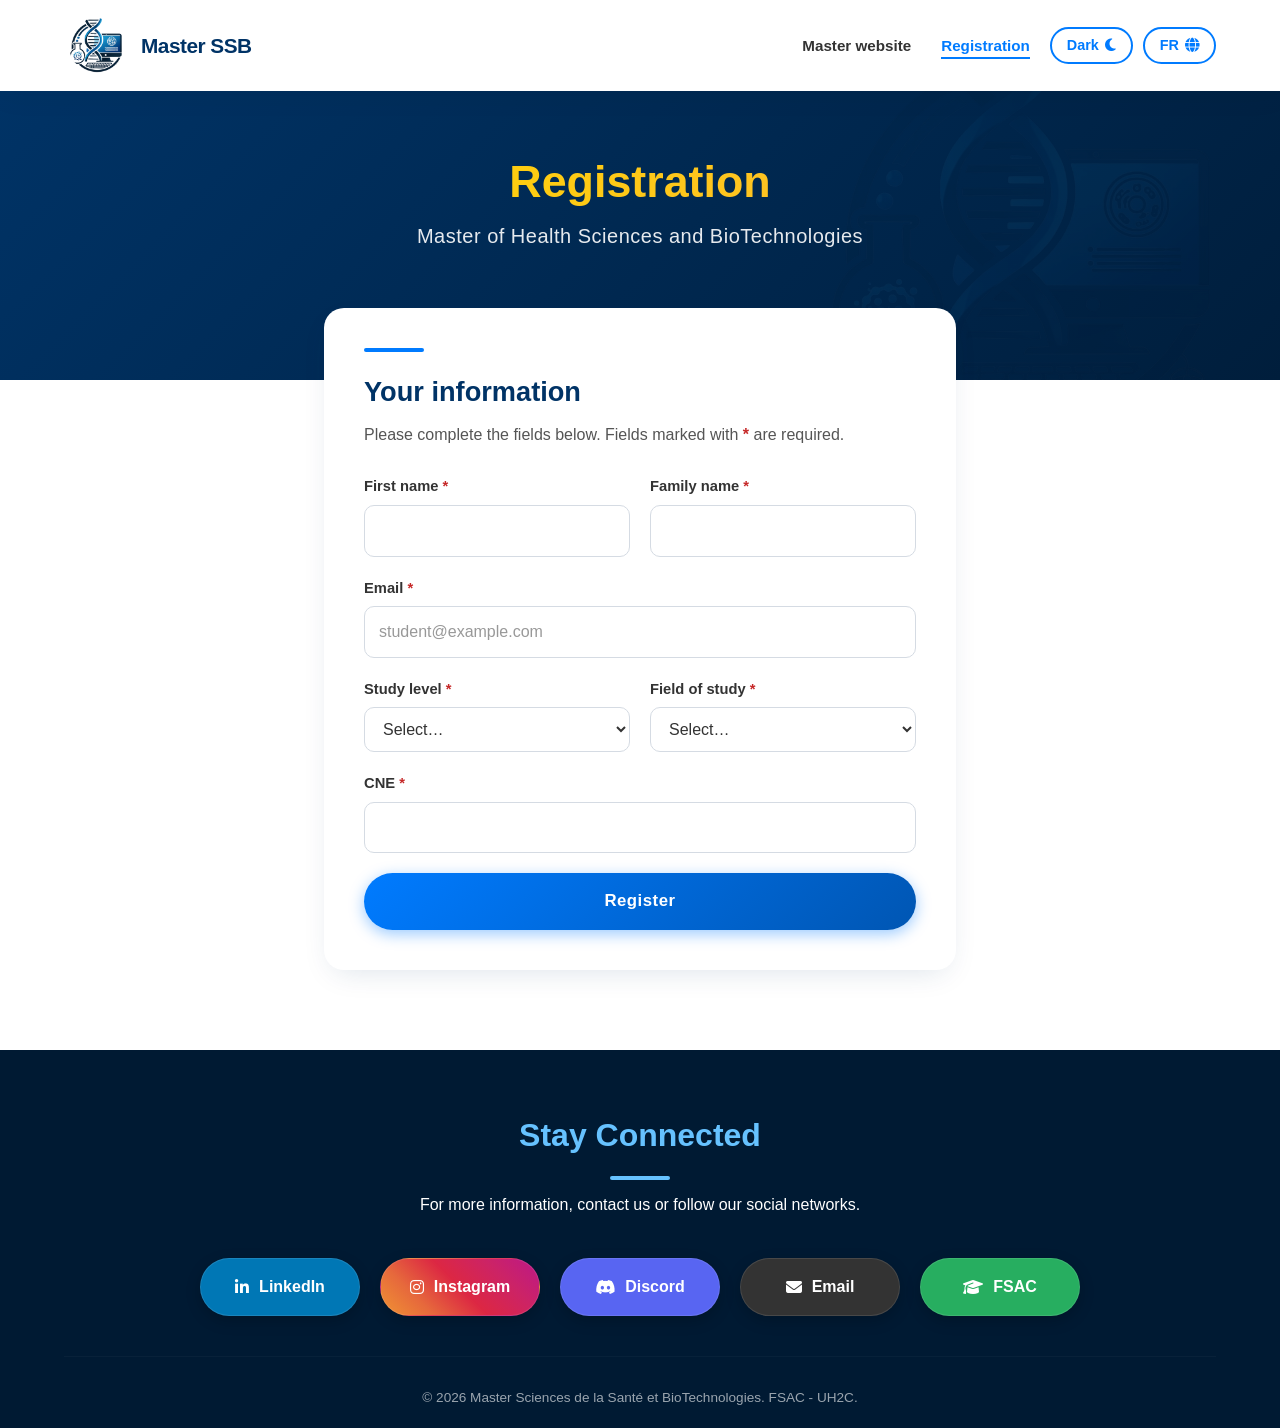
<file: index.html>
<!DOCTYPE html>
<html lang="en" data-lang="en">
<head>
  <meta charset="UTF-8" />
  <meta name="viewport" content="width=device-width, initial-scale=1.0" />
  <title>Registration – Master SSB</title>

  <!-- Apply saved theme + language before first paint (avoids a light/EN flash) -->
  <script>
    (function () {
      var r = document.documentElement;
      try {
        if (localStorage.getItem("theme") === "dark") r.classList.add("dark-mode");
        var l = localStorage.getItem("lang");
        if (!l) l = (navigator.language || "").toLowerCase().indexOf("fr") === 0 ? "fr" : "en";
        r.setAttribute("data-lang", l === "fr" ? "fr" : "en");
        r.setAttribute("lang", l === "fr" ? "fr" : "en");
      } catch (e) {}
    })();
  </script>

  <meta name="theme-color" content="#003366" />
  <link rel="icon" href="assets/img/favicon.ico" sizes="any" />
  <link rel="icon" type="image/png" sizes="32x32" href="assets/img/favicon-32.png" />
  <link rel="icon" type="image/png" sizes="192x192" href="assets/img/favicon-192.png" />
  <link rel="apple-touch-icon" href="assets/img/apple-touch-icon.png" />

  <link rel="stylesheet" href="https://cdnjs.cloudflare.com/ajax/libs/font-awesome/6.4.0/css/all.min.css" />
  <link rel="stylesheet" href="assets/css/style.css" />
</head>
<body>

  <nav>
    <!-- Change ../index.html to the real address of the main Master SSB site -->
    <a href="#" id="master-website-logo" class="logo-container" aria-label="Master SSB">
      <img src="assets/img/logo.png" alt="Logo Master SSB" class="nav-logo" />
      <span>Master SSB</span>
    </a>

    <ul class="nav-links">
      <li>
        <a href="#" id="master-website-link">
          <span class="lang-en">Master website</span>
          <span class="lang-fr">Site du Master</span>
        </a>
      </li>
      <li>
        <a href="index.html" aria-current="page">
          <span class="lang-en">Registration</span>
          <span class="lang-fr">Inscription</span>
        </a>
      </li>
    </ul>

    <div class="nav-buttons">
      <button type="button" class="lang-btn" id="theme-btn">
        <span id="theme-text">Dark</span> <i class="fas fa-moon" id="theme-icon" aria-hidden="true"></i>
      </button>
      <button type="button" class="lang-btn" id="lang-btn">
        <span id="lang-text">FR</span> <i class="fas fa-globe" aria-hidden="true"></i>
      </button>
    </div>
  </nav>

  <header class="hero">
    <div class="hero-content">
      <h1>
        <span class="lang-en">Registration</span>
        <span class="lang-fr">Inscription</span>
      </h1>
      <h2>
        <span class="lang-en">Master of Health Sciences and BioTechnologies</span>
        <span class="lang-fr">Master Sciences de la Santé et BioTechnologies</span>
      </h2>
    </div>
  </header>

  <main class="page">
    <!-- Registration form -->
    <div class="card" id="form-view">
      <div class="eyebrow-bar"></div>
      <h2 class="title">
        <span class="lang-en">Your information</span>
        <span class="lang-fr">Vos informations</span>
      </h2>
      <p class="subtitle">
        <span class="lang-en">Please complete the fields below. Fields marked with <span class="required">*</span> are required.</span>
        <span class="lang-fr">Merci de compléter les informations ci-dessous. Les champs marqués d'un <span class="required">*</span> sont obligatoires.</span>
      </p>

      <form id="registration-form" novalidate>
        <div class="form-row">
          <div class="field" id="field-firstName">
            <label for="firstName">
              <span class="lang-en">First name</span><span class="lang-fr">Prénom</span>
              <span class="required">*</span>
            </label>
            <input id="firstName" name="firstName" autocomplete="given-name" />
            <div class="error-text" id="error-firstName" role="alert"></div>
          </div>
          <div class="field" id="field-familyName">
            <label for="familyName">
              <span class="lang-en">Family name</span><span class="lang-fr">Nom</span>
              <span class="required">*</span>
            </label>
            <input id="familyName" name="familyName" autocomplete="family-name" />
            <div class="error-text" id="error-familyName" role="alert"></div>
          </div>
        </div>

        <div class="field" id="field-email">
          <label for="email">
            <span class="lang-en">Email</span><span class="lang-fr">E-mail</span>
            <span class="required">*</span>
          </label>
          <input id="email" name="email" type="email" placeholder="student@example.com" autocomplete="email" />
          <div class="error-text" id="error-email" role="alert"></div>
        </div>

        <div class="form-row">
          <div class="field" id="field-niveau">
            <label for="niveau">
              <span class="lang-en">Study level</span><span class="lang-fr">Niveau d'étude</span>
              <span class="required">*</span>
            </label>
            <select id="niveau" name="niveau">
              <option value="" disabled selected>Select…</option>
            </select>
            <div class="error-text" id="error-niveau" role="alert"></div>
          </div>
          <div class="field" id="field-filiere">
            <label for="filiere">
              <span class="lang-en">Field of study</span><span class="lang-fr">Filière</span>
              <span class="required">*</span>
            </label>
            <select id="filiere" name="filiere">
              <option value="" disabled selected>Select…</option>
            </select>
            <div class="error-text" id="error-filiere" role="alert"></div>
          </div>
        </div>

        <div class="field" id="field-cne">
          <label for="cne">CNE <span class="required">*</span></label>
          <input id="cne" name="cne" />
          <div class="error-text" id="error-cne" role="alert"></div>
        </div>

        <div class="banner-error" id="server-error" style="display: none" role="alert"></div>

        <button type="submit" class="btn-submit" id="submit-btn">
          <span id="submit-label" data-i18n="submit">Register</span>
        </button>
      </form>
    </div>

    <!-- Success view -->
    <div class="card" id="success-view" style="display: none; text-align: center">
      <div class="check-circle" aria-hidden="true">✓</div>
      <h2 class="success-title">
        <span class="lang-en">Registration complete</span>
        <span class="lang-fr">Inscription réussie</span>
      </h2>
      <p class="muted" style="margin-top: 0.75rem">
        <span class="lang-en">Your registration has been saved successfully.</span>
        <span class="lang-fr">Votre inscription a été enregistrée avec succès.</span>
      </p>
      <button type="button" class="btn-submit btn-inline" style="margin-top: 2rem; max-width: 300px" id="restart-btn">
        <span class="lang-en">Register another person</span>
        <span class="lang-fr">Inscrire une autre personne</span>
      </button>
    </div>
  </main>

  <footer class="footer-section" id="contact">
    <h2 class="section-title">
      <span class="lang-en">Stay Connected</span>
      <span class="lang-fr">Restez Connectés</span>
    </h2>
    <p>
      <span class="lang-en">For more information, contact us or follow our social networks.</span>
      <span class="lang-fr">Pour plus d'informations, contactez-nous ou suivez nos réseaux.</span>
    </p>

    <div class="social-links">
      <a href="https://www.linkedin.com/company/master-sciences-de-la-sant%C3%A9-et-biotechnologies-fsac/" target="_blank" rel="noopener" class="social-btn linkedin">
        <i class="fab fa-linkedin-in" aria-hidden="true"></i> LinkedIn
      </a>
      <a href="https://www.instagram.com/master_ssb_fsac/" target="_blank" rel="noopener" class="social-btn instagram">
        <i class="fab fa-instagram" aria-hidden="true"></i> Instagram
      </a>
      <a href="https://discord.gg/KPh8cdHZYS" target="_blank" rel="noopener" class="social-btn discord">
        <i class="fab fa-discord" aria-hidden="true"></i> Discord
      </a>
      <a href="mailto:masterinternational405@gmail.com" class="social-btn email">
        <i class="fas fa-envelope" aria-hidden="true"></i> Email
      </a>
      <a href="https://fsac.univh2c.ma/front/index.html" target="_blank" rel="noopener" class="social-btn">
        <i class="fas fa-graduation-cap" aria-hidden="true"></i> FSAC
      </a>
    </div>

    <div class="footer-bottom">
      <p>&copy; <span id="year">2026</span> Master Sciences de la Santé et BioTechnologies. FSAC - UH2C.</p>
    </div>
  </footer>

<script src="assets/js/site.js"></script>
<script src="assets/js/config.js"></script>

<script>
  document.addEventListener("DOMContentLoaded", function () {
    document.getElementById("master-website-logo").href = 'https://masterssb3rd.github.io/MasterSSB/';
    document.getElementById("master-website-link").href = 'https://masterssb3rd.github.io/MasterSSB/';
  });
</script>

<script src="assets/js/api.js"></script>
<script src="assets/js/register.js"></script>
</body>
</html>
</file>
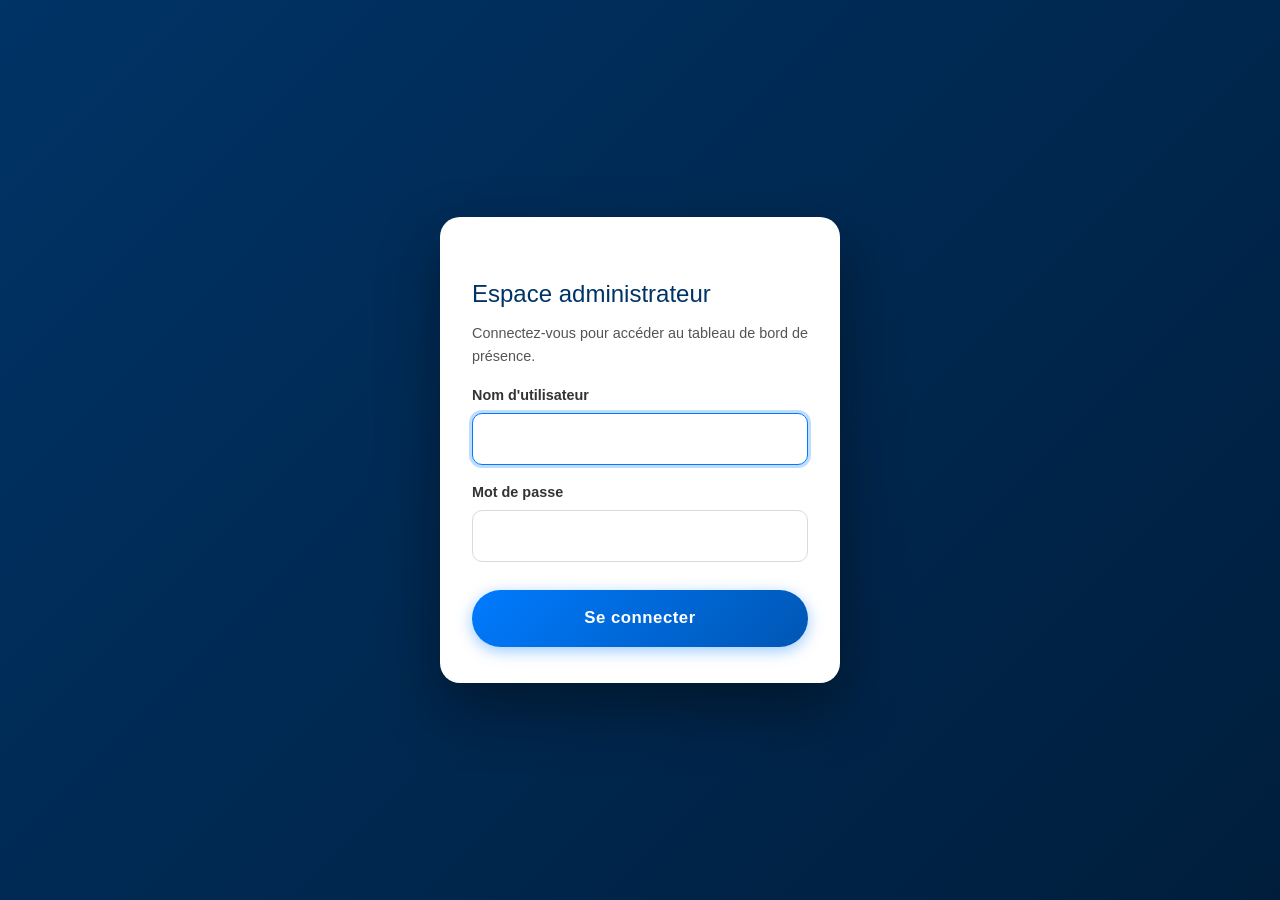
<file: admin/index.html>
<!DOCTYPE html>
<html lang="fr">
<head>
  <meta charset="UTF-8" />
  <meta name="viewport" content="width=device-width, initial-scale=1.0" />
  <title>Espace administrateur</title>
  <link rel="preconnect" href="https://fonts.googleapis.com" />
  <link rel="preconnect" href="https://fonts.gstatic.com" crossorigin />
  <link
    href="https://fonts.googleapis.com/css2?family=Fraunces:opsz,wght@9..144,400;9..144,500;9..144,600&family=Inter:wght@400;500;600;700&display=swap"
    rel="stylesheet"
  />
  <link rel="stylesheet" href="../assets/css/style.css" />
</head>
<body>
  <main class="login-page">
    <form class="login-card" id="login-form">
      <div class="eyebrow-bar" style="background: var(--gold)"></div>
      <h1 style="font-size: 1.5rem; font-weight: 500">Espace administrateur</h1>
      <p class="muted" style="font-size: 0.9rem; margin-top: 0.5rem">
        Connectez-vous pour accéder au tableau de bord de présence.
      </p>

      <label for="username">Nom d'utilisateur</label>
      <input id="username" name="username" autocomplete="username" autofocus />

      <label for="password">Mot de passe</label>
      <input id="password" name="password" type="password" autocomplete="current-password" />

      <div class="banner-error" id="login-error" style="display: none; margin-top: 1.1rem"></div>

      <button type="submit" class="btn-submit" id="login-btn" style="margin-top: 1.75rem">
        Se connecter
      </button>
    </form>
  </main>

  <script src="../assets/js/config.js"></script>
  <script src="../assets/js/api.js"></script>
  <script src="../assets/js/admin-login.js"></script>
</body>
</html>
</file>
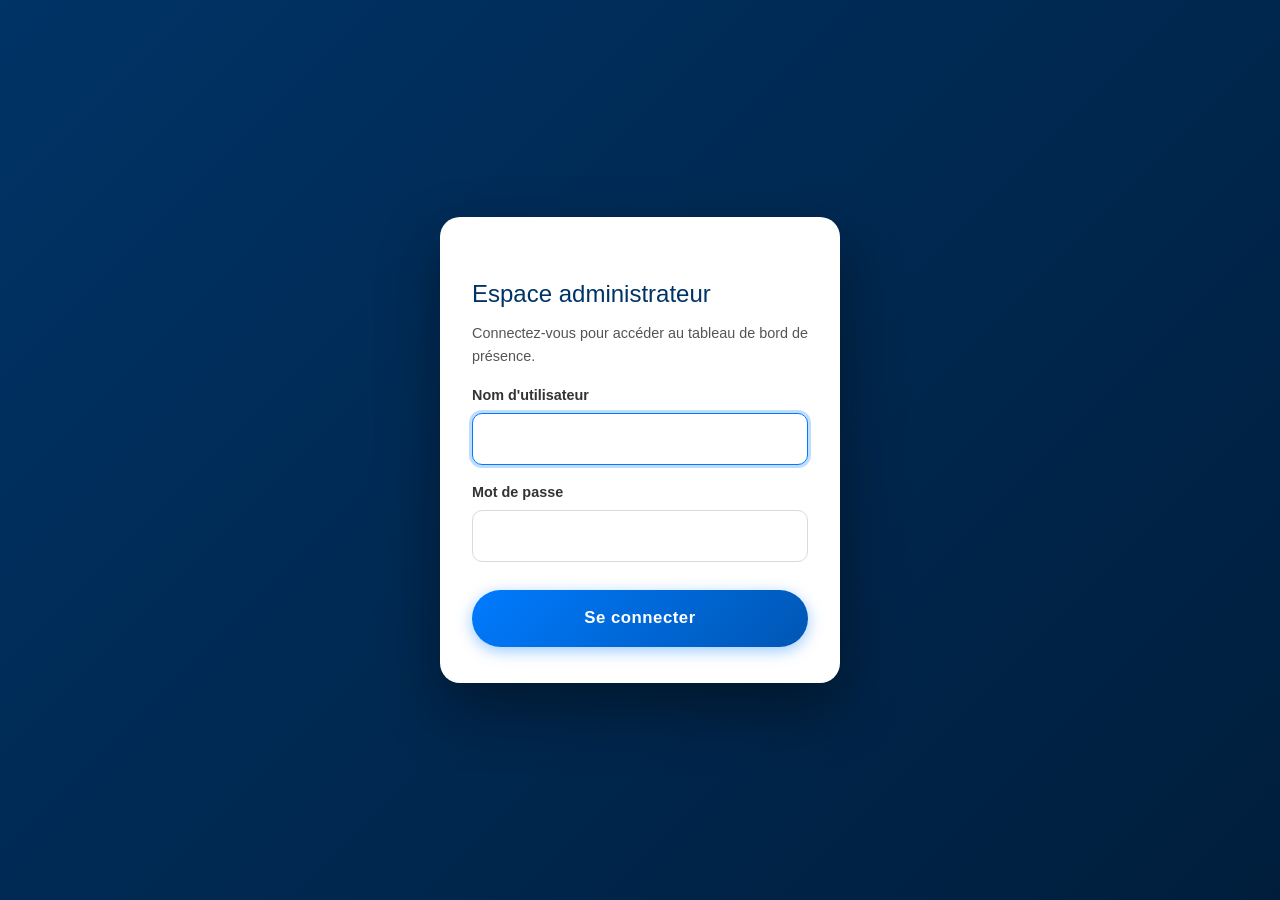
<file: admin/dashboard.html>
<!DOCTYPE html>
<html lang="fr">
<head>
  <meta charset="UTF-8" />
  <meta name="viewport" content="width=device-width, initial-scale=1.0" />
  <title>Tableau de bord — Présence</title>
  <link rel="preconnect" href="https://fonts.googleapis.com" />
  <link rel="preconnect" href="https://fonts.gstatic.com" crossorigin />
  <link
    href="https://fonts.googleapis.com/css2?family=Fraunces:opsz,wght@9..144,400;9..144,500;9..144,600&family=Inter:wght@400;500;600;700&display=swap"
    rel="stylesheet"
  />
  <link rel="stylesheet" href="../assets/css/style.css" />
</head>
<body>
  <main class="dash-page">
    <header class="dash-header">
      <div>
        <div class="dash-eyebrow">Gestion de présence</div>
        <h1 class="dash-title">Tableau de bord</h1>
      </div>
      <div style="display: flex; gap: 0.75rem">
        <button class="btn-secondary" id="refresh-btn">Actualiser</button>
        <button class="btn-secondary" id="logout-btn">Déconnexion</button>
      </div>
    </header>

    <section class="stats-row">
      <div class="stat-card">
        <div class="stat-value" id="stat-total">–</div>
        <div class="stat-label">Total inscrits</div>
      </div>
      <div class="stat-card">
        <div class="stat-value" id="stat-present" style="color: var(--teal)">–</div>
        <div class="stat-label">Présents</div>
      </div>
      <div class="stat-card">
        <div class="stat-value" id="stat-absent" style="color: var(--error)">–</div>
        <div class="stat-label">Absents</div>
      </div>
      <div class="stat-card">
        <div class="stat-value" id="stat-rate" style="color: var(--gold)">–</div>
        <div class="stat-label">Taux de présence</div>
      </div>
    </section>

    <section class="controls">
      <input class="search-input" id="search-input" placeholder="Search by First Name or Family Name..." />
      <div class="filter-group">
        <button class="filter-btn active" data-filter="all">All</button>
        <button class="filter-btn" data-filter="present">Present</button>
        <button class="filter-btn" data-filter="absent">Absent</button>
      </div>
    </section>

    <div class="banner-error" id="dash-error" style="display: none"></div>
    <p class="muted" id="loading-text">Chargement…</p>
    <p class="muted" id="empty-text" style="display: none">Aucun étudiant trouvé.</p>

    <div class="table-wrap" id="table-wrap" style="display: none">
      <table>
        <thead>
          <tr>
            <th>First Name</th>
            <th>Family Name</th>
            <th>E-mail</th>
            <th>Niveau</th>
            <th>Filière</th>
            <th>CNE</th>
            <th>Presence</th>
            <th>Action</th>
          </tr>
        </thead>
        <tbody id="table-body"></tbody>
      </table>
    </div>

    <div class="student-cards" id="student-cards"></div>
  </main>

  <div class="overlay" id="confirm-overlay">
    <div class="dialog">
      <h2>Confirm attendance</h2>
      <p class="muted" style="margin-top: 0.75rem">
        Student:
        <strong style="color: var(--ink)" id="confirm-name"></strong>
        <br />
        CNE: <strong style="color: var(--ink)" id="confirm-cne"></strong>
      </p>
      <p style="margin-top: 1rem">Are you sure you want to mark this student as present?</p>
      <div style="display: flex; gap: 0.75rem; margin-top: 1.75rem">
        <button class="btn-secondary" id="confirm-cancel">Cancel</button>
        <button class="btn-primary" id="confirm-yes" style="flex: 1">Yes, Mark Present</button>
      </div>
    </div>
  </div>

  <script src="../assets/js/config.js"></script>
  <script src="../assets/js/api.js"></script>
  <script src="../assets/js/admin-dashboard.js"></script>
</body>
</html>
</file>
<file: assets/css/style.css>
/* ==========================================================
   Master SSB – Registration page
   Same design system as the main Master SSB website
   (colors, nav, pill buttons, cards, footer, dark mode).
   ========================================================== */

*,
*::before,
*::after {
    margin: 0;
    padding: 0;
    box-sizing: border-box;
}

:root {
    /* --- Brand (fixed) --- */
    --accent-blue: #007bff;
    --accent-gradient: linear-gradient(135deg, #007bff, #0056b3);
    --danger: #c62828;
    --success-gradient: linear-gradient(135deg, #2ecc71, #27ae60);

    /* --- Light theme (default) --- */
    --primary-blue: #003366;
    --bg-body: #ffffff;
    --bg-light: #f8f9fa;
    --bg-card: #ffffff;
    --bg-nav: rgba(255, 255, 255, 0.95);
    --bg-input: #ffffff;
    --text-color: #333333;
    --text-muted: #555555;
    --card-shadow: 0 10px 30px -10px rgba(0, 51, 102, 0.15);
    --hover-shadow: 0 20px 40px -10px rgba(0, 123, 255, 0.3);
    --border-color: #d5dbe3;

    color-scheme: light;
}

/* --- Dark theme (class set on <html> by site.js) --- */
html.dark-mode {
    --primary-blue: #66c2ff;
    --bg-body: #121212;
    --bg-light: #1e1e1e;
    --bg-card: #2d2d2d;
    --bg-nav: rgba(18, 18, 18, 0.95);
    --bg-input: #1e1e1e;
    --text-color: #e0e0e0;
    --text-muted: #b0b0b0;
    --card-shadow: 0 10px 30px -10px rgba(0, 0, 0, 0.5);
    --hover-shadow: 0 20px 40px -10px rgba(0, 0, 0, 0.7);
    --border-color: #4a4a4a;
    --danger: #ff7b7b;

    color-scheme: dark;
}

html {
    scroll-behavior: smooth;
}

body {
    font-family: 'Segoe UI', 'Roboto', Helvetica, Arial, sans-serif;
    color: var(--text-color);
    background-color: var(--bg-body);
    line-height: 1.6;
    min-height: 100vh;
    display: flex;
    flex-direction: column;
    transition: background-color 0.3s ease, color 0.3s ease;
}

button,
input,
select {
    font: inherit;
    color: inherit;
}

/* --- Language switching (English / French) --- */
.lang-fr { display: none; }
html[data-lang="fr"] .lang-fr { display: revert; }
html[data-lang="fr"] .lang-en { display: none; }

/* ==========================================================
   NAVIGATION
   ========================================================== */
nav {
    display: flex;
    justify-content: space-between;
    align-items: center;
    padding: 0.8rem 5%;
    background: var(--bg-nav);
    backdrop-filter: blur(10px);
    -webkit-backdrop-filter: blur(10px);
    box-shadow: 0 4px 30px rgba(0, 0, 0, 0.05);
    position: sticky;
    top: 0;
    z-index: 1000;
    transition: background 0.3s ease;
}

.logo-container {
    display: flex;
    align-items: center;
    font-weight: 700;
    color: var(--primary-blue);
    font-size: 1.3rem;
    letter-spacing: -0.5px;
    text-decoration: none;
}

.nav-logo {
    height: 65px;
    width: 65px;
    object-fit: contain;
    margin-right: 12px;
    background-color: white;
    border-radius: 50%;
    padding: 5px;
}

.nav-links {
    list-style: none;
    display: flex;
    align-items: center;
    margin-left: auto;
    margin-right: 20px;
}

.nav-links li { margin-left: 30px; }

.nav-links a {
    text-decoration: none;
    color: var(--text-color);
    font-weight: 600;
    font-size: 0.95rem;
    position: relative;
    transition: color 0.3s;
}

.nav-links a::after {
    content: '';
    position: absolute;
    width: 0;
    height: 2px;
    bottom: -5px;
    left: 0;
    background-color: var(--accent-blue);
    transition: width 0.3s;
}

.nav-links a:hover,
.nav-links a[aria-current="page"] { color: var(--accent-blue); }

.nav-links a:hover::after,
.nav-links a[aria-current="page"]::after { width: 100%; }

.nav-buttons {
    display: flex;
    gap: 10px;
    align-items: center;
}

.lang-btn {
    background: transparent;
    border: 2px solid var(--accent-blue);
    color: var(--accent-blue);
    padding: 5px 15px;
    border-radius: 20px;
    cursor: pointer;
    font-weight: bold;
    font-size: 0.9rem;
    transition: all 0.3s ease;
    display: flex;
    align-items: center;
    gap: 6px;
}

.lang-btn:hover {
    background: var(--accent-blue);
    color: white;
}

/* Visible keyboard focus everywhere */
a:focus-visible,
button:focus-visible,
input:focus-visible,
select:focus-visible {
    outline: 3px solid rgba(0, 123, 255, 0.55);
    outline-offset: 2px;
}

/* ==========================================================
   HERO
   ========================================================== */
.hero {
    position: relative;
    background: linear-gradient(135deg, #003366, #001e3c);
    color: #fff;
    text-align: center;
    padding: 64px 5% 128px;
    overflow: hidden;
}

.hero::before {
    content: '';
    position: absolute;
    inset: 0;
    background: url('../img/logo.png') no-repeat right 6% center / auto 140%;
    opacity: 0.07;
    pointer-events: none;
}

.hero-content {
    position: relative;
    max-width: 760px;
    margin: 0 auto;
}

.hero h1 {
    font-size: 2.8rem;
    font-weight: 800;
    line-height: 1.2;
    margin-bottom: 12px;
    background: linear-gradient(90deg, #FFD700, #FDB931, #FFD700);
    background-size: 200% auto;
    color: transparent;
    background-clip: text;
    -webkit-background-clip: text;
    animation: glow 4s linear infinite;
}

@keyframes glow {
    0%   { background-position: 0% 50%; }
    100% { background-position: 200% 50%; }
}

.hero h2 {
    font-size: 1.25rem;
    font-weight: 400;
    letter-spacing: 0.5px;
    color: rgba(255, 255, 255, 0.9);
}

/* ==========================================================
   FORM CARD
   ========================================================== */
.page {
    position: relative;
    z-index: 2;
    flex: 1;
    width: 100%;
    max-width: 760px;
    margin: -72px auto 0;
    padding: 0 5% 80px;
}

.card {
    background: var(--bg-card);
    border-radius: 20px;
    box-shadow: var(--card-shadow);
    padding: 40px;
    transition: background 0.3s ease;
}

.eyebrow-bar {
    width: 60px;
    height: 4px;
    border-radius: 2px;
    background: var(--accent-blue);
    margin-bottom: 18px;
}

.title {
    font-size: 1.7rem;
    font-weight: 700;
    color: var(--primary-blue);
    margin-bottom: 8px;
}

.subtitle,
.muted {
    color: var(--text-muted);
    font-size: 1rem;
}

.subtitle { margin-bottom: 28px; }

.required { color: var(--danger); font-weight: 700; }

.form-row {
    display: grid;
    grid-template-columns: 1fr 1fr;
    gap: 0 20px;
}

.field { margin-bottom: 20px; min-width: 0; }

.field label {
    display: block;
    margin-bottom: 6px;
    font-weight: 600;
    font-size: 0.92rem;
    color: var(--text-color);
}

.field input,
.field select {
    width: 100%;
    padding: 12px 14px;
    background: var(--bg-input);
    border: 1.5px solid var(--border-color);
    border-radius: 10px;
    font-size: 1rem;
    transition: border-color 0.2s ease, box-shadow 0.2s ease, background 0.3s ease;
}

.field input::placeholder { color: var(--text-muted); opacity: 0.6; }

.field input:hover,
.field select:hover { border-color: var(--accent-blue); }

.field input:focus,
.field select:focus {
    outline: none;
    border-color: var(--accent-blue);
    box-shadow: 0 0 0 3px rgba(0, 123, 255, 0.25);
}

.field select option { background: var(--bg-card); color: var(--text-color); }

/* Error state: works whatever class the script toggles, because it also
   reacts to the error message being filled in. */
.field.error input, .field.error select,
.field.has-error input, .field.has-error select,
.field.invalid input, .field.invalid select,
.field.is-invalid input, .field.is-invalid select {
    border-color: var(--danger);
}

.field:has(.error-text:not(:empty)) input,
.field:has(.error-text:not(:empty)) select {
    border-color: var(--danger);
}

.error-text {
    color: var(--danger);
    font-size: 0.85rem;
    margin-top: 5px;
}

.error-text:empty { display: none; }

.banner-error {
    margin-bottom: 20px;
    padding: 12px 16px;
    border-radius: 10px;
    border: 1px solid var(--danger);
    border-left-width: 5px;
    background: rgba(198, 40, 40, 0.08);
    color: var(--danger);
    font-weight: 500;
}

/* ==========================================================
   BUTTONS
   ========================================================== */
.btn-submit {
    display: block;
    width: 100%;
    padding: 15px 40px;
    background: var(--accent-gradient);
    color: #fff;
    border: none;
    border-radius: 50px;
    font-size: 1.05rem;
    font-weight: 600;
    letter-spacing: 0.5px;
    cursor: pointer;
    box-shadow: 0 4px 15px rgba(0, 123, 255, 0.4);
    transition: all 0.3s ease;
}

.btn-submit:hover:not(:disabled) {
    transform: translateY(-3px);
    box-shadow: 0 8px 25px rgba(0, 123, 255, 0.6);
    background: linear-gradient(135deg, #0056b3, #004494);
}

.btn-submit:disabled {
    opacity: 0.6;
    cursor: not-allowed;
    box-shadow: none;
}

.btn-inline { margin-left: auto; margin-right: auto; }

/* ==========================================================
   SUCCESS VIEW
   ========================================================== */
.check-circle {
    width: 80px;
    height: 80px;
    margin: 0 auto;
    border-radius: 50%;
    background: var(--success-gradient);
    color: #fff;
    font-size: 2.4rem;
    display: flex;
    align-items: center;
    justify-content: center;
    box-shadow: 0 8px 20px rgba(39, 174, 96, 0.35);
}

.success-title {
    margin-top: 1.25rem;
    font-size: 1.7rem;
    color: var(--primary-blue);
}

/* ==========================================================
   FOOTER (same as the main site)
   ========================================================== */
.footer-section {
    background: #001a33;
    color: #fff;
    text-align: center;
    padding: 60px 5% 20px;
}

.footer-section .section-title {
    color: #66c2ff;
    font-size: 2rem;
    font-weight: 700;
    margin-bottom: 12px;
}

.footer-section .section-title::after {
    content: '';
    display: block;
    width: 60px;
    height: 4px;
    background: #66c2ff;
    margin: 15px auto 0;
    border-radius: 2px;
}

.social-links {
    display: flex;
    justify-content: center;
    gap: 20px;
    margin: 40px 0;
    flex-wrap: wrap;
}

.social-btn {
    width: 160px;
    padding: 15px 0;
    justify-content: center;
    border-radius: 50px;
    text-decoration: none;
    color: #fff;
    font-weight: 600;
    transition: all 0.3s ease;
    display: flex;
    align-items: center;
    gap: 10px;
    box-shadow: 0 5px 15px rgba(0, 0, 0, 0.2);
    border: 1px solid rgba(255, 255, 255, 0.1);
    background-color: #27ae60;
}

.linkedin  { background-color: #0077b5; }
.instagram { background: linear-gradient(45deg, #f09433 0%, #e6683c 25%, #dc2743 50%, #cc2366 75%, #bc1888 100%); }
.email     { background-color: #333; }
.discord   { background-color: #5865F2; }

.social-btn:hover {
    transform: translateY(-5px);
    filter: brightness(1.2);
    box-shadow: 0 10px 25px rgba(0, 0, 0, 0.3);
}

.footer-bottom {
    border-top: 1px solid rgba(255, 255, 255, 0.05);
    padding-top: 30px;
    font-size: 0.85rem;
    opacity: 0.6;
}

/* ==========================================================
   RESPONSIVE + MOTION
   ========================================================== */
@media (max-width: 768px) {
    nav { padding: 0.8rem 1rem; }
    .nav-links { display: none; }
    .nav-buttons { margin-left: auto; }
    .nav-logo { height: 50px; width: 50px; }
    .logo-container { font-size: 1.1rem; }

    .hero { padding: 44px 5% 108px; }
    .hero h1 { font-size: 2rem; }
    .hero h2 { font-size: 1.05rem; }
}

@media (max-width: 600px) {
    .form-row { grid-template-columns: 1fr; }
    .card { padding: 28px 22px; }
    .social-btn { width: 100%; max-width: 260px; }
}

@media (prefers-reduced-motion: reduce) {
    html { scroll-behavior: auto; }
    .hero h1 { animation: none; }
    * { transition-duration: 0.01ms !important; }
}

/* ==========================================================
   ADMIN AREA (login + attendance dashboard)
   Same tokens as above, so the admin follows the theme too.
   ========================================================== */
.login-page {
    min-height: 100vh;
    background: linear-gradient(135deg, #003366, #001e3c);
    display: flex;
    align-items: center;
    justify-content: center;
    padding: 1.5rem;
}

.login-card {
    width: 100%;
    max-width: 400px;
    background: var(--bg-card);
    border-radius: 20px;
    padding: 2.25rem 2rem;
    box-shadow: 0 25px 60px rgba(0, 0, 0, 0.4);
}

.login-card h1, .login-card h2 { color: var(--primary-blue); }

.login-card label {
    display: block;
    font-size: 0.9rem;
    font-weight: 600;
    margin: 1rem 0 0.4rem;
}

.login-card input {
    width: 100%;
    padding: 12px 14px;
    background: var(--bg-input);
    border: 1.5px solid var(--border-color);
    border-radius: 10px;
    font-size: 1rem;
}

.login-card input:focus {
    outline: none;
    border-color: var(--accent-blue);
    box-shadow: 0 0 0 3px rgba(0, 123, 255, 0.25);
}

.dash-page {
    min-height: 100vh;
    width: 100%;
    padding: 2rem clamp(1rem, 4vw, 3rem);
    background: var(--bg-light);
}

.dash-header {
    display: flex;
    justify-content: space-between;
    align-items: flex-end;
    flex-wrap: wrap;
    gap: 1rem;
    margin-bottom: 1.75rem;
}

.dash-eyebrow { color: var(--accent-blue); font-size: 0.9rem; font-weight: 600; margin-bottom: 0.25rem; }
.dash-title { font-size: 1.9rem; font-weight: 700; color: var(--primary-blue); }

.btn-secondary,
.btn-primary,
.filter-btn,
.btn-mark,
.btn-present {
    border-radius: 50px;
    cursor: pointer;
    font-weight: 600;
    transition: all 0.25s ease;
}

.btn-secondary,
.filter-btn {
    padding: 0.6rem 1.1rem;
    background: var(--bg-card);
    color: var(--text-color);
    border: 1.5px solid var(--border-color);
    font-size: 0.88rem;
}

.btn-secondary:hover,
.filter-btn:hover { border-color: var(--accent-blue); color: var(--accent-blue); }

.btn-primary,
.btn-mark {
    padding: 0.6rem 1.1rem;
    background: var(--accent-gradient);
    color: #fff;
    border: none;
    font-size: 0.88rem;
    box-shadow: 0 4px 15px rgba(0, 123, 255, 0.3);
}

.btn-primary:hover,
.btn-mark:hover { transform: translateY(-2px); box-shadow: 0 8px 20px rgba(0, 123, 255, 0.5); }

.btn-primary:disabled { opacity: 0.6; cursor: not-allowed; }

.stats-row {
    display: grid;
    grid-template-columns: repeat(auto-fit, minmax(160px, 1fr));
    gap: 1rem;
    margin-bottom: 1.75rem;
}

.stat-card {
    background: var(--bg-card);
    border-radius: 16px;
    box-shadow: var(--card-shadow);
    padding: 1.1rem 1.25rem;
}

.stat-value { font-size: 1.9rem; font-weight: 700; color: var(--primary-blue); }
.stat-label { font-size: 0.85rem; color: var(--text-muted); margin-top: 0.2rem; }

.controls {
    display: flex;
    justify-content: space-between;
    flex-wrap: wrap;
    gap: 1rem;
    margin-bottom: 1.5rem;
}

.search-input {
    flex: 1 1 320px;
    padding: 0.7rem 1.1rem;
    background: var(--bg-input);
    border: 1.5px solid var(--border-color);
    border-radius: 50px;
    font-size: 0.95rem;
}

.search-input:focus { outline: none; border-color: var(--accent-blue); box-shadow: 0 0 0 3px rgba(0, 123, 255, 0.25); }

.filter-group { display: flex; gap: 0.5rem; }

.filter-btn.active { background: var(--accent-blue); color: #fff; border-color: var(--accent-blue); }

.table-wrap {
    background: var(--bg-card);
    border-radius: 16px;
    box-shadow: var(--card-shadow);
    overflow-x: auto;
}

table { width: 100%; border-collapse: collapse; font-size: 0.9rem; }

th {
    text-align: left;
    padding: 0.85rem 1rem;
    border-bottom: 1px solid var(--border-color);
    color: var(--text-muted);
    font-weight: 600;
    white-space: nowrap;
}

td { padding: 0.85rem 1rem; border-bottom: 1px solid var(--border-color); white-space: nowrap; }
tbody tr:last-child td { border-bottom: none; }
tbody tr:hover { background: var(--bg-light); }

.badge { display: inline-block; padding: 0.25rem 0.7rem; border-radius: 999px; font-size: 0.78rem; font-weight: 600; }
.badge.present { background: rgba(39, 174, 96, 0.15); color: #1e8e4e; }
.badge.absent  { background: rgba(120, 130, 140, 0.18); color: var(--text-muted); }
html.dark-mode .badge.present { color: #5fdc93; }

.btn-present {
    padding: 0.5rem 0.9rem;
    background: rgba(39, 174, 96, 0.15);
    color: #1e8e4e;
    border: none;
    font-size: 0.85rem;
    cursor: default;
}
html.dark-mode .btn-present { color: #5fdc93; }

.student-cards { display: none; }

.student-card {
    background: var(--bg-card);
    border-radius: 16px;
    box-shadow: var(--card-shadow);
    padding: 1rem 1.1rem;
    margin-bottom: 0.85rem;
}

.student-card-header { display: flex; justify-content: space-between; align-items: center; margin-bottom: 0.5rem; }
.student-card-row { font-size: 0.88rem; color: var(--text-muted); margin-top: 0.2rem; }

@media (max-width: 760px) {
    .table-wrap { display: none; }
    .student-cards { display: block; }
}

.overlay {
    position: fixed;
    inset: 0;
    background: rgba(0, 10, 20, 0.6);
    backdrop-filter: blur(6px);
    -webkit-backdrop-filter: blur(6px);
    display: none;
    align-items: center;
    justify-content: center;
    padding: 1rem;
    z-index: 3000;
}

.overlay.open { display: flex; }

.dialog {
    background: var(--bg-card);
    color: var(--text-color);
    border-radius: 16px;
    padding: 1.75rem;
    max-width: 420px;
    width: 100%;
    box-shadow: 0 25px 60px rgba(0, 0, 0, 0.5);
}

.dialog h2 { font-size: 1.3rem; font-weight: 700; color: var(--primary-blue); }
</file>
